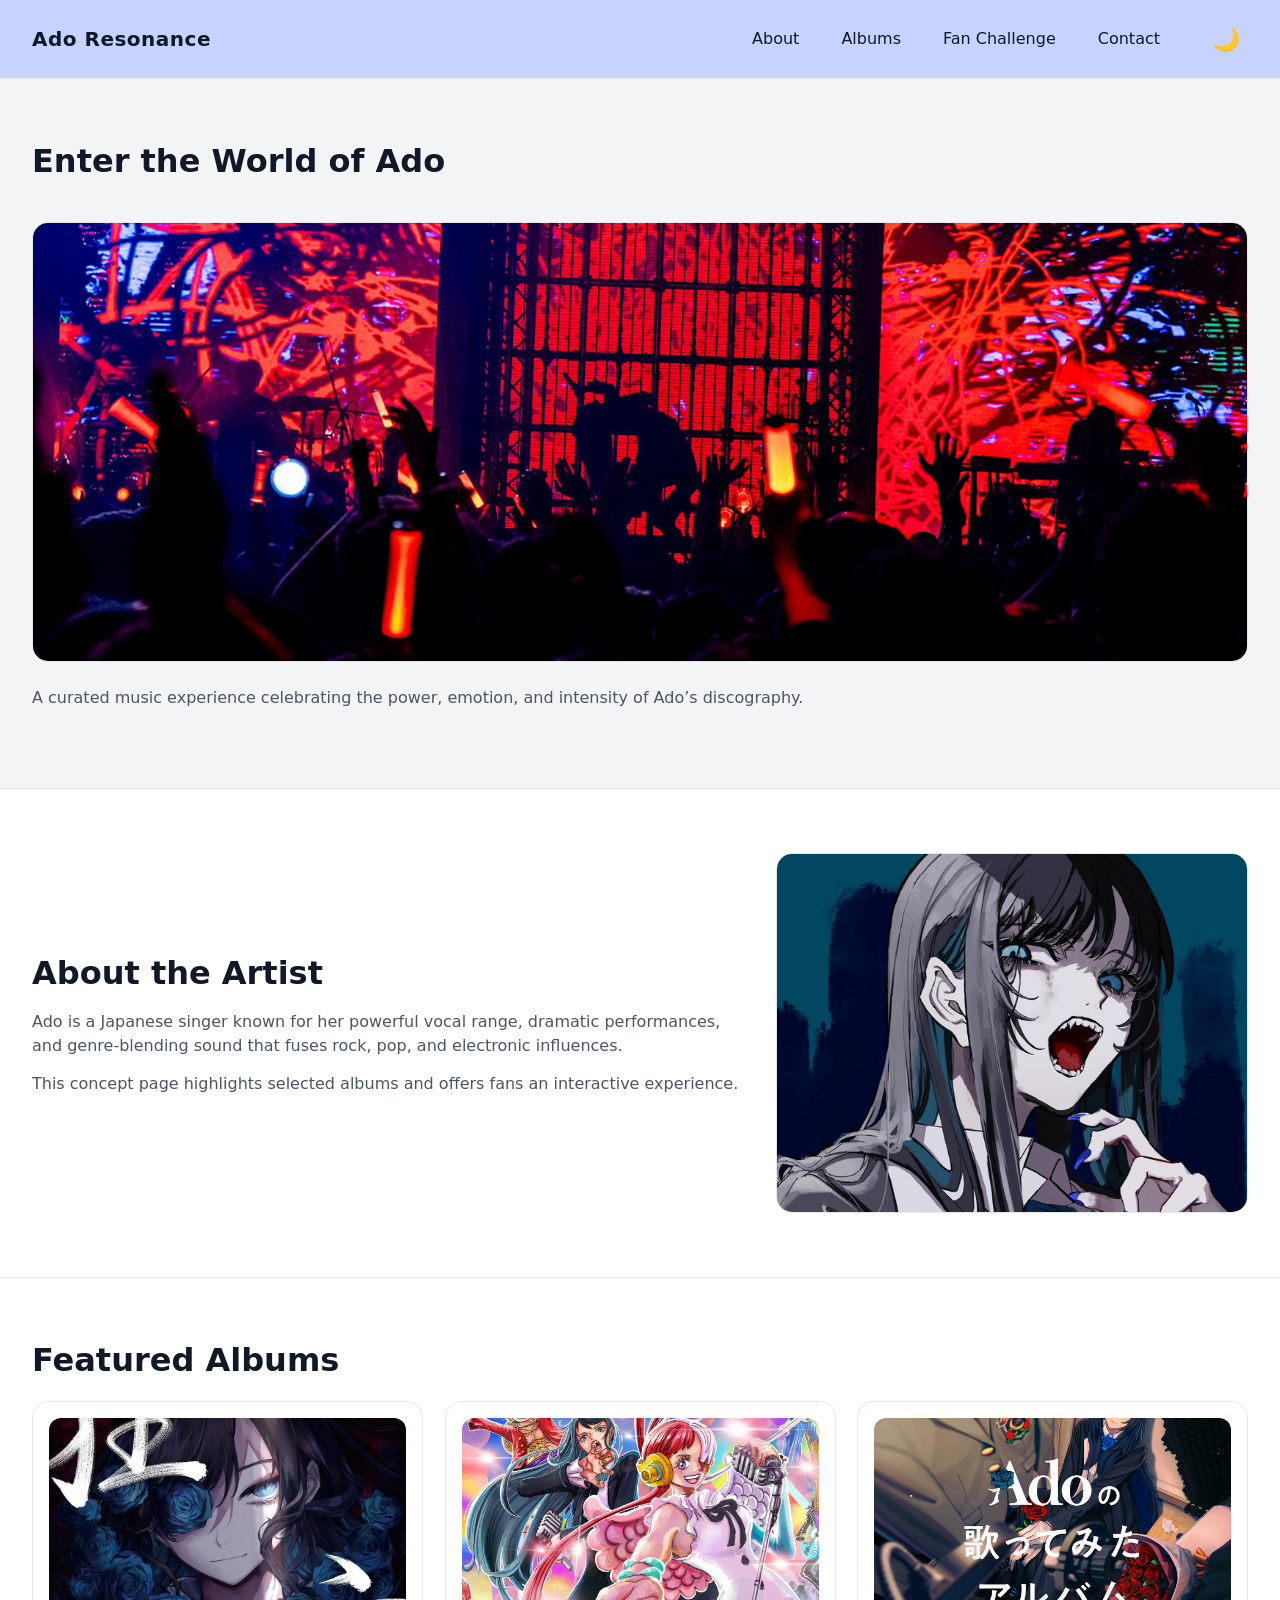
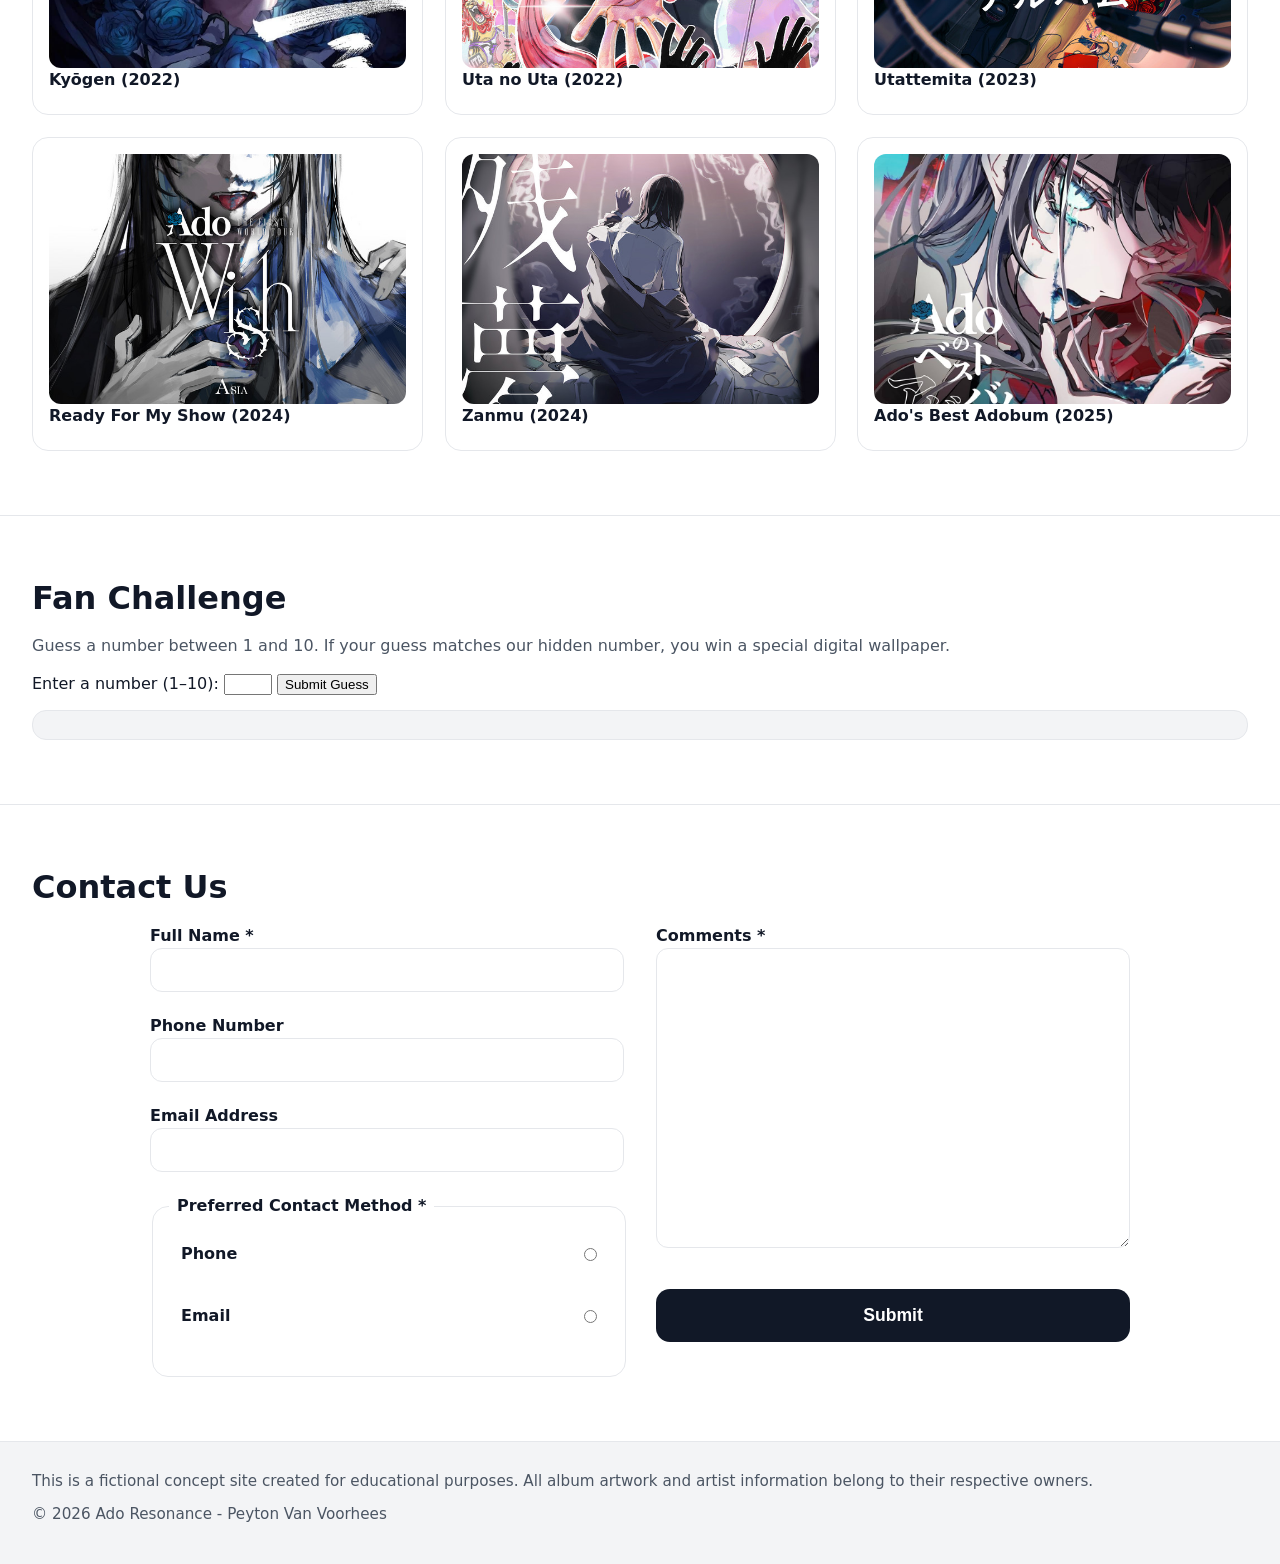
<file: index.html>
<!DOCTYPE html>
<html lang="en">
<head>
    <meta charset="UTF-8">
    <title>Ado Resonance | Music Experience</title>
    <meta name="viewport" content="width=1280">
    <meta name="description" content="Explore Ado Resonance, a concept music experience featuring Ado’s albums, tour dates, and interactive fan content built with modern HTML, CSS, and JavaScript.">
    <meta name="author" content="Peyton Van Voorhees">
    <link rel="stylesheet" href="styles.css">
    <script src="script.js" defer></script>
    <link rel="icon" href="images/favicon.ico" type="image/x-icon">
</head>

<body>

    <!-- HEADER -->
<header>
    <div class="wrapper">
        <div class="header-inner">
            <div class="logo">
                <h1>Ado Resonance</h1>
            </div>

            <nav aria-label="Primary">
                <ul class="nav-list">
                <li><a href="#about">About</a></li>
                <li><a href="#albums">Albums</a></li>
                <li><a href="#fan-challenge">Fan Challenge</a></li>
                <li><a href="#contact">Contact</a></li>
                </ul>
            </nav>

            <div class="theme-toggle">
                <button id="themeButton" type="button" aria-label="Toggle light and dark mode">🌙</button>
            </div>
        </div>
    </div>
</header>

    <!-- MAIN -->
    <main>
        <section id="hero" aria-label="Concert banner">
            <div class="wrapper hero-inner">
                <h2>Enter the World of Ado</h2>
                <div class="hero-media">
                    <img id="heroSlide" src="images/concert.jpg" alt="Ado live concert performance">
                    <!-- credit for the scroll images:
                    https://electricbloomwebzine.com/wp-content/uploads/2024/03/Ado_Live_20240313_Ldn_2_PhotoBy_Viola-Kam-Vz-Twinkle-1500px.jpg
                    https://cnalifestyle.channelnewsasia.com/entertainment/ado-singapore-concert-2025-hibana-465421
                    https://www.instagram.com/p/C6ZaZmaJFP0/
                    https://cms.valleviejo.gob.ar/wexo/ado-singer-concert/image00
                    https://www.steelfrogblog.com/2025/09/ado-secial-live-shinzou/
                    https://x.com/ado_staff/status/1916462008817574115?t=ILdcxY8iebye078OewGy3g&s=19
                     -->
                </div>
                <div class="hero-text">
                    <p>
                        A curated music experience celebrating the power,
                        emotion, and intensity of Ado’s discography.
                    </p>
                </div>
            </div>    
        </section>

        <section id="about">
            <div class="wrapper about-inner">

                <div class="about-text reveal">
                <h2>About the Artist</h2>
                <p>
                    Ado is a Japanese singer known for her powerful vocal range,
                    dramatic performances, and genre-blending sound that fuses rock,
                    pop, and electronic influences.
                </p>
                <p>
                    This concept page highlights selected albums and offers fans
                    an interactive experience.
                </p>
                </div>

                <div class="about-media reveal">
                <img src="images/adopfp.jpg" alt="Ado's profile picutre on social media.">
                </div>

            </div>
        </section>

        <!-- ALBUM DISPLAY -->
        <section id="albums">
            <div class="wrapper">
            <h2>Featured Albums</h2>
                <div class="album-detail" id="albumDetail" hidden>
                    <div class="album-detail-media">
                        <img id="detailImg" src="images/kyougen.jpg" alt="Kyōgen album cover">
                    </div>

                    <div class="album-detail-info">
                        <h3 id="detailTitle">.</h3>
                        <p id="detailMeta" class="detail-meta"></p>

                        <h4 class="detail-subhead">Track List</h4>
                        <ol id="detailTracks" class="tracklist"></ol>

                        <button type="button" class="detail-close" id="detailClose">Close</button>
                    </div>
                </div>
                    <div class = "album-grid" id="albumGrid">
                        <section class="album-card reveal" data-delay="80" data-album="0">
                            <div class="cover tilt-card">
                                <img src="images/kyougen.jpg" alt="Kyōgen album cover">
                                <!-- album cover from: https://www.amazon.com/狂言-通常盤-Ado/dp/B0BHG1H2VQ -->
                                <span class="glare"></span>
                            </div>
                            <h3>Kyōgen (2022)</h3>
                        </section>

                        <section class="album-card reveal" data-delay="180" data-album="1">
                            <div class="cover tilt-card">
                                <img src="images/uta.jpg" alt="Uta no Uta album cover">
                                <!-- album cover from: https://www.amazon.com/Utas-Songs-One-Piece-Film/dp/B092J4GCP3 -->
                                <span class="glare"></span>
                            </div>
                            <h3>Uta no Uta (2022)</h3>
                        </section>

                        <section class="album-card reveal" data-delay="280" data-album="2">
                            <div class="cover tilt-card">
                                <img src="images/utattemita.jpg" alt="Utattemita album cover">
                                <!-- album cover from: https://www.amazon.com/Ados-Utattemita-Album-Regular-Ado/dp/B0CHRNTDP2 -->
                                <span class="glare"></span>
                            </div>
                            <h3>Utattemita (2023)</h3>
                        </section>

                        <section class="album-card reveal" data-delay="380" data-album="3">
                            <div class="cover tilt-card">
                                <img src="images/wish.jpg" alt="Ready For My Show album cover">
                                <!-- album cover from: https://open.spotify.com/album/31LvSRXGPVhYs2EZFK0BEU -->
                                <span class="glare"></span>
                            </div>
                            <h3>Ready For My Show (2024)</h3>
                        </section>

                        <section class="album-card reveal" data-delay="480" data-album="4">
                            <div class="cover tilt-card">
                                <img src="images/zanmu.jpg" alt="Zanmu album cover">
                                <!-- album cover from: https://open.spotify.com/album/3YQA0MVV7U5puzsxGSOhlU -->
                                <span class="glare"></span>
                            </div>
                            <h3>Zanmu (2024)</h3>
                        </section>

                        <section class="album-card reveal" data-delay="580" data-album="5">
                            <div class="cover tilt-card">
                                <img src="images/adobum.jpg" alt="Ado's Best Adobum album cover">
                                <!-- album cover from: https://www.amazon.com/Ados-Best-Adobum-Ado/dp/B0F3PJ7XYR -->
                                <span class="glare"></span>
                            </div>
                            <h3>Ado's Best Adobum (2025)</h3>
                        </section>
                    </div>
            </div>    
        </section>

        <!-- FAN CHALLENGE  -->
        <section id="fan-challenge">
            <div class="wrapper">
            <h2>Fan Challenge</h2>
            <!-- credit for the 4 artworks/images chosen:
             https://www.uscannenbergmedia.com/2024/03/30/ados-wish-tour-a-shot-of-adrenaline-from-an-faceless-voice/
             -->
                <p>
                    Guess a number between 1 and 10. If your guess matches
                    our hidden number, you win a special digital wallpaper.
                </p>

                <form id="gameForm" novalidate>
                    <label for="guessInput">Enter a number (1–10):</label>

                    <input 
                        type="number" 
                        id="guessInput"
                        name="guessInput"
                        min="1"
                        max="10"
                        required
                    >

                    <button type="submit">Submit Guess</button>

                    <p class="error-message" id="gameError"></p>
                </form>

                <div id="gameResult"></div>

            </div>
        </section>

        <!-- CONTACT FORM -->
        <section id="contact">
            <div class="wrapper">
            <h2>Contact Us</h2>

                <form id="contactForm" novalidate>
                    <div class="contact-grid">

                        <div class="contact-left">
                            <div class="field">
                                <label for="fullName">Full Name *</label>
                                <input type="text" id="fullName" name="fullName" required>
                                <p class="error-message" id="nameError"></p>
                            </div>

                            <div class="field">
                                <label for="phone">Phone Number</label>
                                <input type="tel" id="phone" name="phone">
                                <p class="error-message" id="phoneError"></p>
                            </div>

                            <div class="field">
                                <label for="email">Email Address</label>
                                <input type="email" id="email" name="email">
                                <p class="error-message" id="emailError"></p>
                            </div>

                            <fieldset class="field radio-group">
                                <legend>Preferred Contact Method *</legend>

                                <label class="radio-option">
                                    <span>Phone</span>
                                    <input type="radio" name="contactMethod" value="phone">
                                
                                </label>

                                <label class="radio-option">
                                    <span>Email</span>
                                <input type="radio" name="contactMethod" value="email">
                                
                                </label>

                                <p class="error-message" id="contactMethodError"></p>
                            </fieldset>
                        </div>

                        <div class="contact-right">
                            <div class="field">
                                <label for="comments">Comments *</label>
                                    <textarea id="comments" name="comments" required></textarea>
                                <p class="error-message" id="commentsError"></p>
                            </div>
                                <div class="contact-actions">
                                    <button type="submit" class="contact-submit">Submit</button>
                                <div id="formSuccess"></div>
                            </div>
                        </div>
                    </div>
                </form>
            </div>
        </section>
    </main>

    <!-- FOOTER -->
    <footer>
        <div class="wrapper">
            <p>
                This is a fictional concept site created for educational purposes.
                All album artwork and artist information belong to their respective owners.
            </p>
            <p>&copy; 2026 Ado Resonance - Peyton Van Voorhees</p>
        </div>
    </footer>

</body>
</html>
</file>
<file: styles.css>
:root {
    /* layout */
    --site-width: 1280px;
    --gutter: 32px;
    --section-pad: 64px;

    /* primary colors */
    --bg-primary: #ffffff;
    --bg-secondary: #f3f4f6;
    --text-primary: #111827;
    --text-secondary: #4b5563;
    --border-color: #e5e7eb;
    --accent-color: #2563eb;
    --button-bg: #111827;
    --button-text: #ffffff;
    --shadows: #030303a4;
    --lshadows: #201e1ea4;

    /* type/text */
    --font-sans: system-ui, -apple-system, Segoe UI, Roboto, Arial, sans-serif;
}

/* dark mode variables */
.dark {
    --bg-primary: #0b1020;
    --bg-secondary: #111827;
    --text-primary: #f9fafb;
    --text-secondary: #d1d5db;
    --border-color: #1f2937;
    --accent-color: #7c3aed;
    --button-bg: #7c3aed;
    --button-text: #ffffff;
}

*,
*::before,
*::after {
    box-sizing: border-box;
}

html, body {
    height: 100%;
}

body {
    margin: 0;
    font-family: var(--font-sans);
    background: var(--bg-primary);
    color: var(--text-primary);
    line-height: 1.5;
}

img {
    max-width: 100%;
    display: block;
}

.wrapper {
    width: var(--site-width);
    margin: 0 auto;
    padding: 0 var(--gutter);
}


.error-message {
    margin: 6px 0 0;
    font-size: 0.95rem;
    font-weight: 600;
}

#banner {
    padding: 12px 0;
    background: var(--bg-secondary);
}

.banner-inner {
    height: 320px;
    border-radius: 18px;
    background-image: url("images/concert.jpg");
    background-size: cover;
    background-position: center;
    background-repeat: no-repeat;
    border: 1px solid var(--border-color);
    overflow: hidden;
}

/* makes it stand out a bit better in dark mode, maybe tweak */
.dark .banner-inner {
    filter: brightness(0.85) saturate(1.1);
}

/* Smooth day/night transition */
body, header, section, .album-card, .album-detail, input, textarea, button, fieldset, footer {
    transition: background-color 250ms ease, color 250ms ease, border-color 250ms ease;
}

/* -------------------------------------------------------------------------------------------------- */


/* HEADER SECTION */
header {
    background: #c7d2fe;
    border-bottom: 1px solid var(--border-color);
}

/* dark header */
.dark header {
    background: var(--bg-primary);
    backdrop-filter: blur(8px);
    border-bottom: 1px solid var(--shadows);
}

.dark .nav-list a {
    color: #e5e7eb;
}

.dark .nav-list a:hover {
    background: var(--lshadows);
}

.dark .theme-toggle button:hover {
    background: rgba(255,255,255,0.12);
}

.header-inner {
    display: flex;
    align-items: center;
    gap: 24px;
    min-height: 78px;
}

.logo h1 {
    font-size: 1.25rem;
    margin: 0;
    letter-spacing: 0.5px;
}

nav {
    margin-left: auto;
}

nav ul {
    list-style: none;
    display: flex;
    gap: 18px;
    padding: 0;
    margin: 0;
    }

nav a {
    text-decoration: none;
    color: var(--text-primary);
    font-weight: 600;
    padding: 10px 10px;
    border-radius: 10px;
}

.nav-list a {
    display: inline-block;
    text-decoration: none;
    color: var(--text-primary);
    font-weight: 500;
    padding: 10px 12px;
    border-radius: 999px;
}

.nav-list a:hover {
    background: rgba(0, 0, 0, 0.08);
}

.nav-list a:focus {
    outline: 3px solid rgba(0, 0, 0, 0.25);
    outline-offset: 2px;
}

.theme-toggle {
    margin-left: 8px;
}

.theme-toggle button {
    background: transparent;
    border: none;
    cursor: pointer;
    font-size: 1.4rem;
    padding: 8px;
    border-radius: 50%;
    transition: background 0.2s ease, transform 0.2s ease;
}

.theme-toggle button:hover {
    background: rgba(0,0,0,0.1);
    transform: scale(1.08);
}

.theme-toggle button:focus {
    background: rgba(255,255,255,0.15);
}

/* -------------------------------------------------------------------------------------------------- */

/* main sections  */

main > section {
    padding: var(--section-pad) 0;
}

main > section + section {
    border-top: 1px solid var(--border-color);
}

h2 {
    margin: 0 0 18px;
    font-size: 2rem;
    line-height: 1.15;
}

p {
    margin: 0 0 14px;
    color: var(--text-secondary);
}

/* hero stuff */

#hero {
    background: var(--bg-secondary);
}

.hero-inner {
    display: grid;
    gap: 24px;
    align-items: center;
}

.hero-text h2 {
    font-size: 3rem;
    margin-bottom: 14px;
}

.hero-media {
  height: 440px;
  border-radius: 16px;
  border: 1px solid var(--border-color);
  overflow: hidden;
  position: relative;
}

.hero-media img {
  width: 100%;
  height: 100%;
  object-fit: cover;
  object-position: center 80%;
  transition: opacity 600ms ease-in-out;
}


/* adding slight animation for the banner image */
@keyframes fadeUp {
    from {
        opacity: 0;
        transform: translateY(18px);
    }
    to {
        opacity: 1;
        transform: translateY(0);
    }
}

/* calling fadeUp for the text below banner image + banner image */
.hero-media, .hero-text {
    animation: fadeUp 700ms ease-out both;
}

/* slight delay so it feels more staged */
.hero-text {
    animation-delay: 120ms;
}

.about-inner {
    display: grid;
    grid-template-columns: 1.2fr 0.8fr;
    gap: 36px;
    align-items: center;
}

.about-media img {
    width: 100%;
    height: 360px;
    object-fit: cover;
    border-radius: 16px;
    border: 1px solid var(--border-color);
}

.reveal {
    /* default state = visible (prevents content disappearing if JS fails, basically a fallback state) */
    opacity: 1;
    transform: none;
}

/* Only hide elements if JavaScript is running, which leads into the animation */
.js .reveal {
    opacity: 0;
    transform: translateY(18px);

    /* if js works, transition uses CSS custom property (--d) for stagger delay */
    transition:
        opacity 650ms ease var(--d, 0ms),
        transform 650ms ease var(--d, 0ms);
    will-change: opacity, transform;
}

/* When JS adds .is-visible, element animates into place, thus completing the animation effect */
.js .reveal.is-visible {
    opacity: 1;
    transform: translateY(0);
}

/* Respect reduced motion */
@media (prefers-reduced-motion: reduce) {
    .js .reveal {
        transition: none;
        transform: none;
        opacity: 1;
    }
}

/* -------------------------------------------------------------------------------------------------- */


/* ALBUMS SECTION */

#albums h2 {
    margin-bottom: 22px;  
}

.album-controls {
    display: flex;
    gap: 12px;
    flex-wrap: wrap;
    margin: 0 0 22px;
}

.album-controls button {
    background: transparent;
    border: 2px solid var(--border-color);
    border-radius: 999px;
    padding: 10px 14px;
    cursor: pointer;
    font-weight: 700;
}

.album-controls button:hover, .album-controls button:focus {
    outline: none;
    border-color: var(--accent-color);
}

.album-grid {
    display: grid;
    grid-template-columns: repeat(3, 1fr);
    gap: 22px;
}

.album-card {
    border: 1px solid var(--border-color);
    border-radius: 16px;
    padding: 16px;
    background: var(--bg-primary);
    cursor: pointer;
    transition: transform 0.25s ease,
                box-shadow 0.25s ease,
                border-color 0.25s ease;
}

.album-card:hover, .album-card:focus {
    transform: translateY(-6px);
    box-shadow: 0 12px 28px rgba(0, 0, 0, 0.35);
    border-color: var(--accent-color);
}

.album-card.is-active {
    outline: none;
    border-color: var(--accent-color);
    box-shadow: 0 0 0 2px var(--accent-color),
                0 14px 32px rgba(0, 0, 0, 0.45);
}

.album-card .cover {
    height: 250px;
    width: 100%;
    overflow: hidden;
    border-radius: 12px;
}

.album-card .cover img {
    width: 100%;
    height: 100%;
    object-fit: cover;
}

.album-card h3 {
    margin: 0 0 6px;
    font-size: 1rem;
}

.album-card p {
    margin: 0;
    font-size: 0.95rem;
}

.album-detail {
    display: grid;
    grid-template-columns: 320px 1fr;
    gap: 22px;
    padding: 18px;
    border: 1px solid var(--border-color);
    border-radius: 16px;
    background: var(--bg-primary);
    margin: 18px 0 26px;
    align-items: start;
}
.album-detail[hidden] {
    display: none;
}


.album-detail-media {
    height: 420px;
    border-radius: 14px;
    overflow: hidden;
    border: 1px solid var(--border-color);
}

.album-detail-media img {
    width: 100%;
    height: 100%;
    object-fit: cover;
    object-position: center;
    display: block;
}

/* --- dimming styles within the album covers stuff */

/* when album is active = rest of covers dim */
.album-grid.is-dimming .album-card {
    opacity: 0.55;
    transform: scale(0.995);
    transition: opacity 220ms ease, transform 220ms ease;
}

/* makes sure active album selected is not dimmed */
.album-grid.is-dimming .album-card.is-active {
    opacity: 1;
    transform: scale(1);
}

/* enhanced the is-active style */
.album-card.is-active {
    border-color: var(--accent-color);
    box-shadow:
        0 0 0 2px var(--accent-color),
        0 14px 32px rgba(0, 0, 0, 0.45);
}

.album-detail[hidden] {
    display: none;
}

/* base state when shown */
.album-detail {
    opacity: 0;
    transform: translateY(14px);
    transition: opacity 260ms ease, transform 260ms ease;
}

/* add this class in JS when opening */
.album-detail.is-open {
    opacity: 1;
    transform: translateY(0);
}

/* TRACKLIST STYLING WITHIN THE ALBUM SECTION */
.tracklist-wrap{
    max-height: 420px;
    overflow: auto;
}

.tracklist {
    margin: 10px 0 0;
    padding-left: 0px;
    color: var(--text-secondary);
    column-count: 2;
    column-gap: 48px;
    max-height: 420px;
    overflow: auto;
    list-style-position: inside;
}

.tracklist li {
    break-inside: avoid;
    margin: 6px 0;
    -webkit-column-break-inside: avoid;
    padding-left: 6px;
    transition: color 160ms ease, transform 160ms ease;
}

.tracklist li:hover {
    color: var(--accent-color);
    transform: translateX(4px);
}

.detail-close {
    margin-top: 14px;
    background: var(--button-bg);
    color: var(--button-text);
    border: none;
    border-radius: 12px;
    padding: 12px 14px;
    cursor: pointer;
    font-weight: 800;
    width: fit-content;
}

@media (max-width: 900px) {
  .album-detail {
    grid-template-columns: 1fr;
  }
}


/* -------------------------------------------------------------------------------------------------- */

 
/* FAN CHALLENGE */

.challenge-inner {
    display: grid;
    grid-template-columns: 1fr 1fr;
    gap: 36px;
    align-items: start;
}

.challenge-ui form {
    display: grid;
    gap: 12px;
    max-width: 420px;
}

.challenge-ui input[type="number"] {
    padding: 10px 12px;
    border-radius: 12px;
    border: 1px solid var(--border-color);
    font-size: 1rem;
}

.challenge-ui button[type="submit"] {
    background: var(--button-bg);
    color: var(--button-text);
    border: none;
    border-radius: 12px;
    padding: 12px 14px;
    cursor: pointer;
    font-weight: 800;
}

#gameResult {
    margin-top: 14px;
    padding: 14px;
    border: 1px solid var(--border-color);
    border-radius: 14px;
    background: var(--bg-secondary);
}

.win-wallpaper {
    margin-top: 14px;
    border-radius: 16px;
    overflow: hidden;
    border: 1px solid var(--border-color);
    background: var(--bg-primary);
    text-align: center;
    padding: 12px;
}

.win-wallpaper img {
    max-width: 600px;
    max-height: 600px;
    width: 100%;
    height: auto;
    object-fit: contain;
    border-radius: 12px;
}

/* -------------------------------------------------------------------------------------------------- */

/* CONTACT SECTION */

#contact form {
    max-width: 980px;
    width: 100%;
    margin: 0 auto;
}

.contact-grid {
    display: grid;
    grid-template-columns: 1fr 1fr;
    gap: 24px 32px;
    align-items: start;
}

.contact-left, .contact-right {
    width: 100%;
    display: grid;
    gap: 16px;
    }

.field {
    width: 100%;
}

.field label {
    margin-bottom: 8px;
    font-weight: 700;
}

#contact input, #contact textarea {
    width: 100%;
    padding: 12px 14px;
    border-radius: 12px;
    border: 1px solid var(--border-color);
    font-size: 1rem;
    background: var(--bg-primary);
    color: var(--text-primary);
}

#contact textarea {
    min-height: 300px;
    resize: vertical;
}

#contact fieldset {
    border: 1px solid var(--border-color);
    border-radius: 16px;
    padding: 14px 16px;
}

#contact legend {
    font-weight: 800;
    padding: 0 8px;
}

.radio-group {
    display: grid;
    gap: 10px;
}

.radio-option {
    display: grid;
    grid-template-columns: 1fr auto;
    align-items: center;
    padding: 10px 12px;
    border-radius: 12px;
    cursor: pointer;
}

.radio-option:hover {
    background: rgba(0, 0, 0, 0.05);
}

.radio-option span {
    grid-column: 1;
}

.radio-option input[type="radio"] {
    grid-column: 2;
    justify-self: end;
    margin: 0;
}

.contact-actions {
    margin-top: 12px;
    display: flex;
    flex-direction: column;
    align-items: flex-start;
    gap: 12px;
}

.contact-submit {
    background: var(--button-bg);
    color: var(--button-text);
    border: none;
    border-radius: 14px;
    padding: 16px 26px;
    cursor: pointer;
    font-weight: 900;
    font-size: 1.1rem;
    width: 100%
}

.contact-submit:hover {
    filter: brightness(1.05);
}

#formSuccess {
    color: var(--text-secondary);
}

/* -------------------------------------------------------------------------------------------------- */

/* FOOTER SECTION */

footer {
    padding: 28px 0;
    background: var(--bg-secondary);
    border-top: 1px solid var(--border-color);
}

footer p {
    margin: 0 0 10px;
    font-size: 0.95rem;
}
</file>
